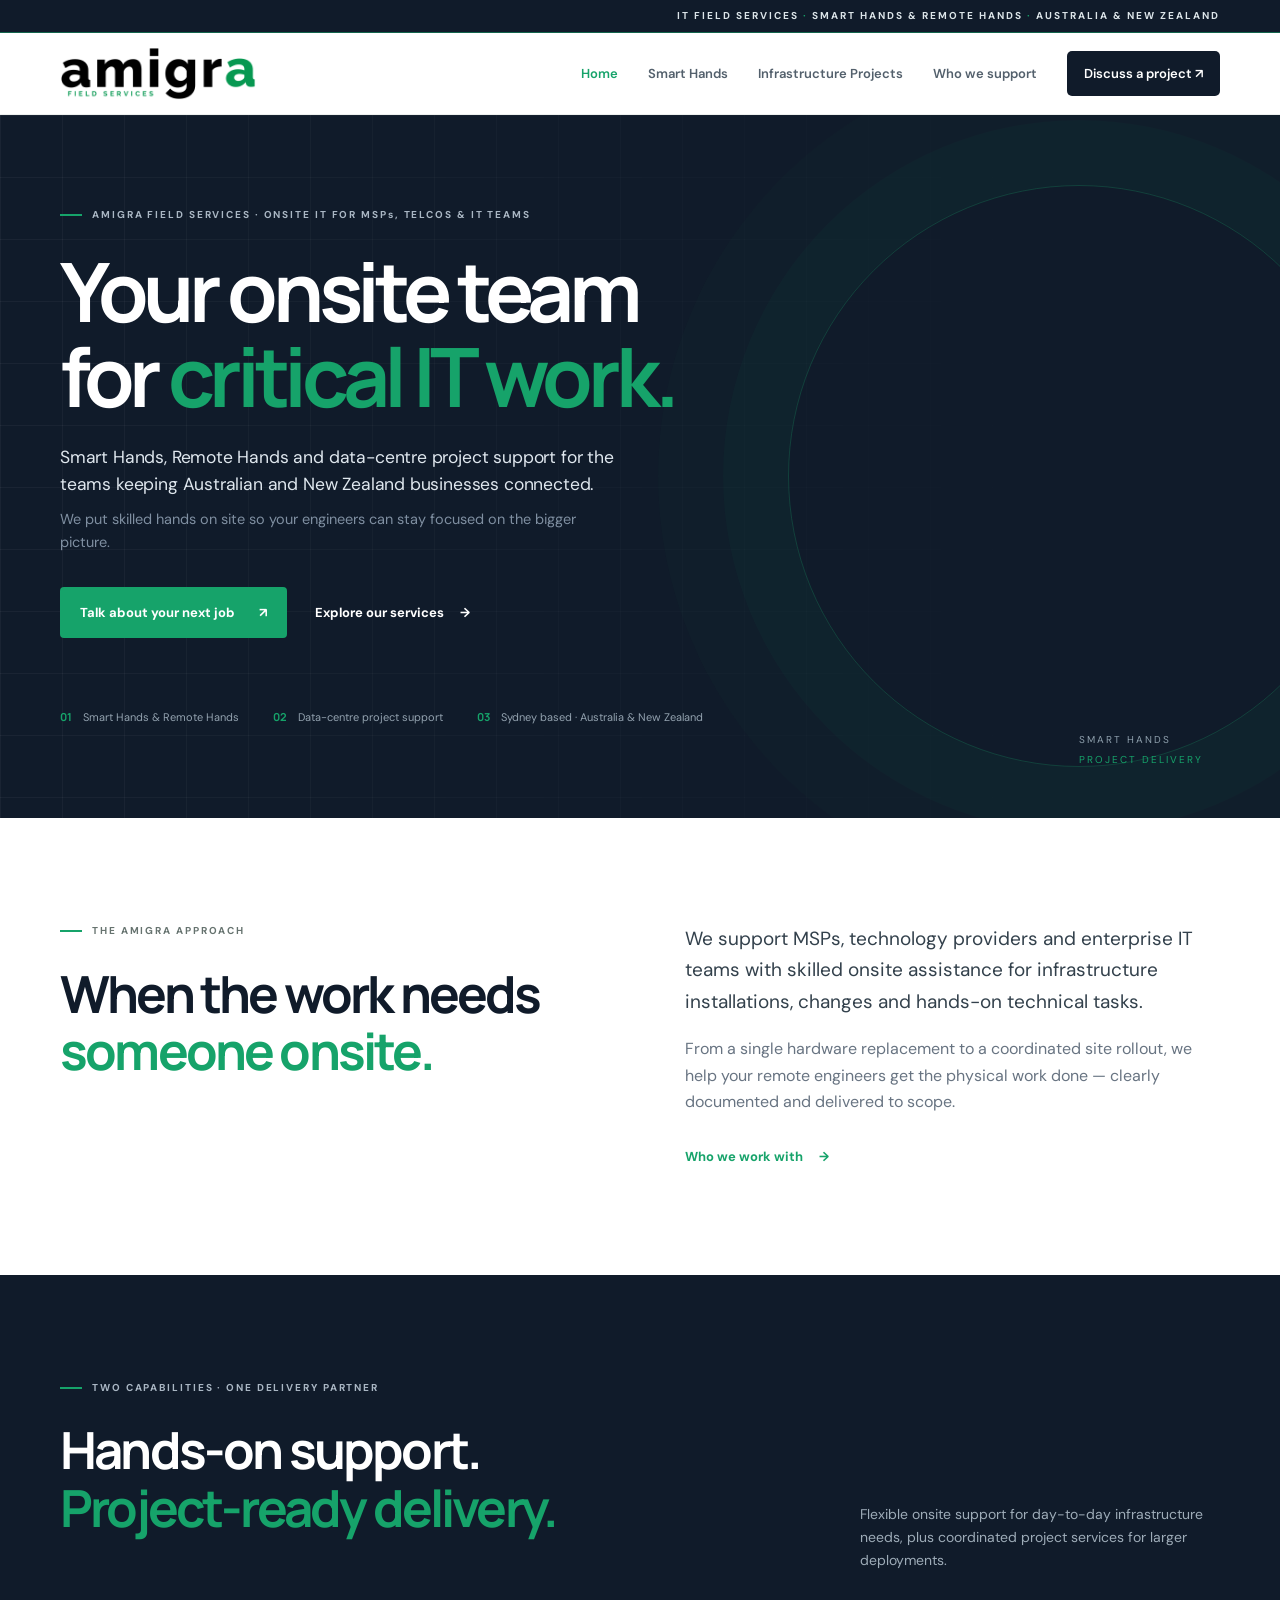
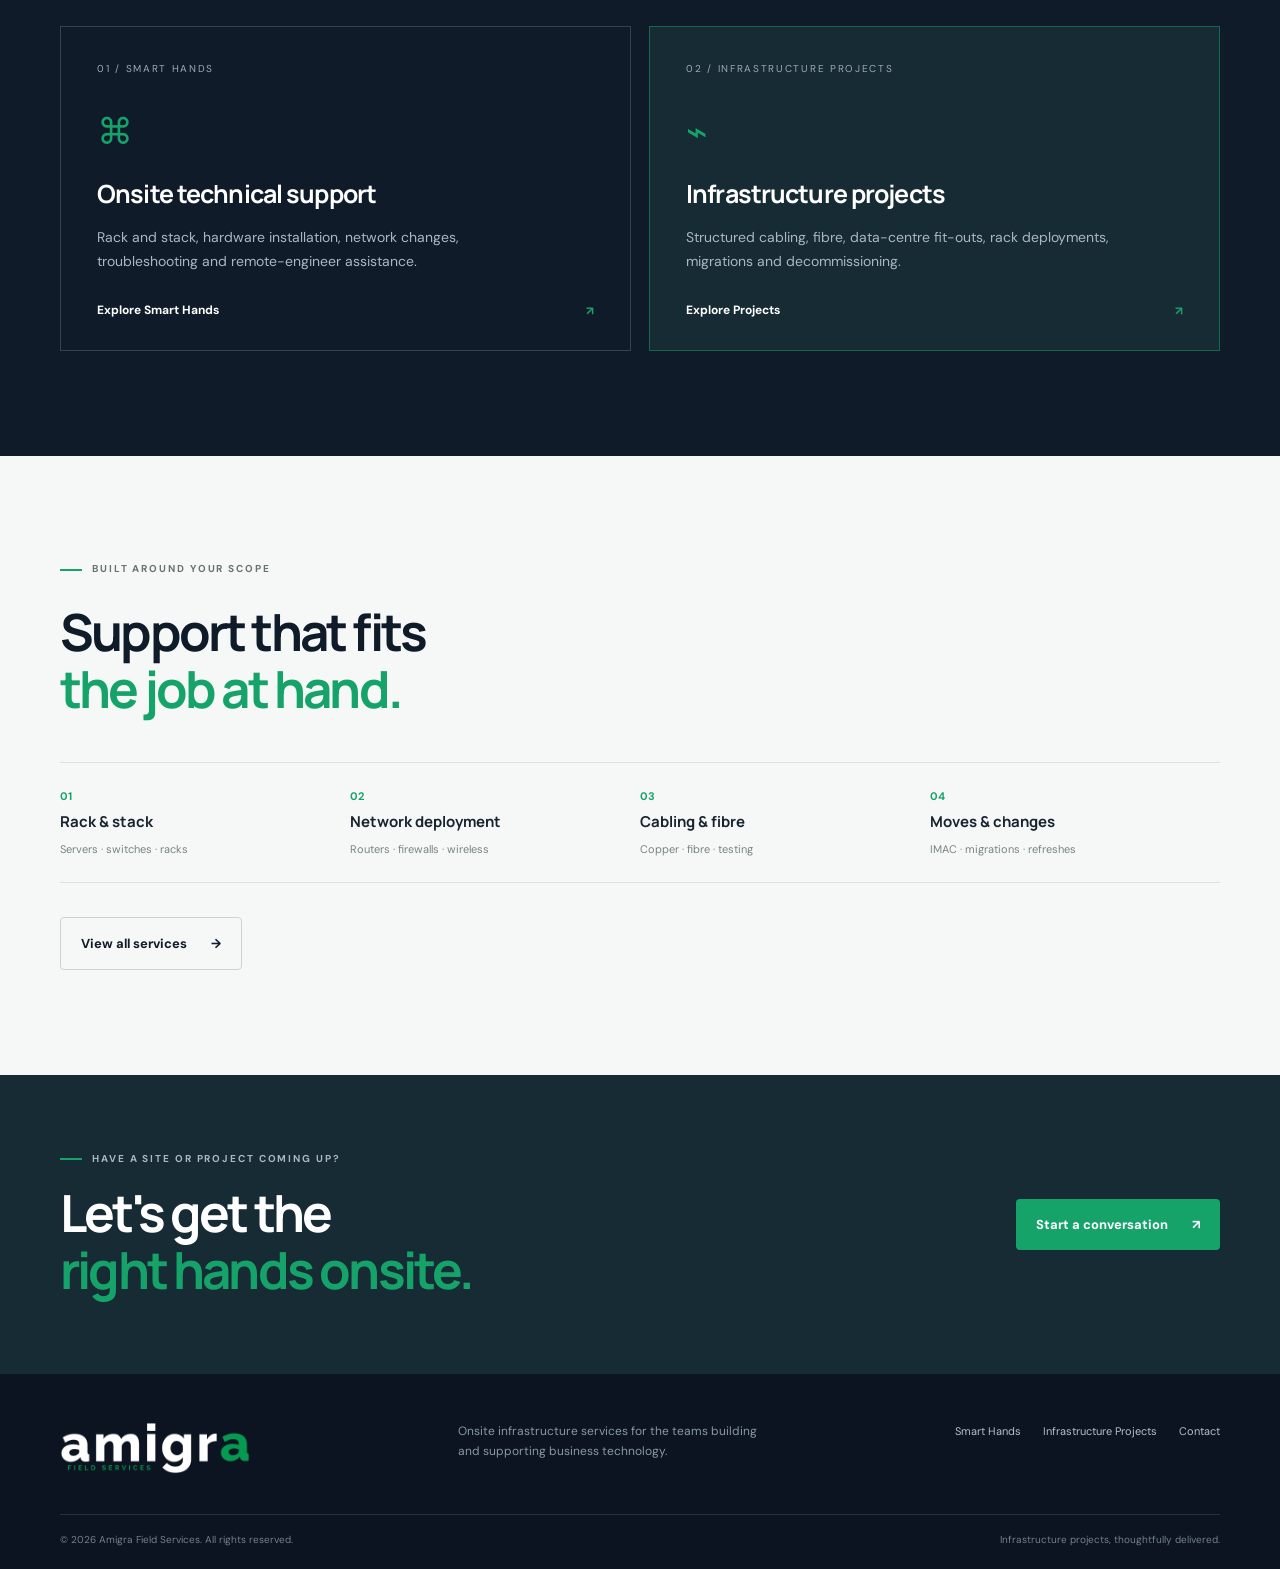
<file: index.html>
<!doctype html>
<html lang="en-AU">
<head>
<meta charset="utf-8"><meta name="viewport" content="width=device-width,initial-scale=1">
<title>Amigra Field Services | Smart Hands &amp; Onsite IT Infrastructure</title>
<meta name="description" content="Reliable onsite IT infrastructure support across Sydney, Australia and New Zealand. Smart Hands, rack and stack, network deployments and infrastructure project services.">
<meta name="theme-color" content="#101b2a"><link rel="canonical" href="https://amigra.com.au/"><meta property="og:type" content="website"><meta property="og:site_name" content="Amigra Field Services"><meta property="og:title" content="Amigra Field Services | Smart Hands &amp; Onsite IT Infrastructure"><meta property="og:description" content="Reliable onsite IT infrastructure support across Sydney, Australia and New Zealand. Smart Hands, rack and stack, network deployments and infrastructure project services."><meta property="og:url" content="https://amigra.com.au/"><meta property="og:locale" content="en_AU"><meta name="twitter:card" content="summary">

<link rel="icon" href="assets/favicon.svg" type="image/svg+xml"><link rel="stylesheet" href="assets/styles.css"><script defer src="assets/main.js"></script>
<script type="application/ld+json">{"@context":"https://schema.org","@type":"ProfessionalService","name":"Amigra Field Services — Smart Hands & Infrastructure Delivery","areaServed":["Sydney","New South Wales","Australia","New Zealand"],"description":"Onsite IT infrastructure support, data-centre smart hands and structured cabling project services.","telephone":"1300 947 473","url":"https://amigra.com.au/"}</script>
</head><body>
<div class="top-announcement">IT FIELD SERVICES <span>·</span> <b class="ta-mid">SMART HANDS &amp; REMOTE HANDS <span>·</span> </b>AUSTRALIA &amp; NEW ZEALAND</div>
<header class="site-header"><div class="container nav-wrap"><a class="brand" href="index.html" aria-label="Amigra Field Services home"><img class="brand-logo" src="assets/logo-header.png" alt="Amigra Field Services" width="1696" height="464"></a><button class="menu-toggle" aria-label="Open menu" aria-expanded="false">☰</button><nav class="nav"><a class="active" href="index.html">Home</a><a href="services.html">Smart Hands</a><a href="projects.html">Infrastructure Projects</a><a href="industries.html">Who we support</a><a href="contact.html" class="nav-cta">Discuss a project <span>↗</span></a></nav></div></header>
<main>
<section class="hero"><div class="hero-grid"></div><div class="container hero-inner"><div class="eyebrow"><i></i> AMIGRA FIELD SERVICES · ONSITE IT FOR MSPs, TELCOS &amp; IT TEAMS</div><h1>Your onsite team<br>for <em>critical IT work.</em></h1><p class="hero-lead hero-lead-strong">Smart Hands, Remote Hands and data-centre project support for the teams keeping Australian and New Zealand businesses connected.</p><p class="hero-sub">We put skilled hands on site so your engineers can stay focused on the bigger picture.</p><div class="hero-actions"><a class="btn btn-green" href="contact.html">Talk about your next job <span>↗</span></a><a class="text-link light-link" href="services.html">Explore our services <span>→</span></a></div><div class="hero-proof"><span><b>01</b> Smart Hands &amp; Remote Hands</span><span><b>02</b> Data-centre project support</span><span><b>03</b> Sydney based · Australia &amp; New Zealand</span></div></div><div class="hero-side-note">SMART HANDS<br><span>PROJECT DELIVERY</span></div></section>
<section class="intro section"><div class="container split"><div><div class="eyebrow dark"><i></i> THE AMIGRA APPROACH</div><h2>When the work needs<br><em>someone onsite.</em></h2></div><div class="intro-copy"><p class="large">We support MSPs, technology providers and enterprise IT teams with skilled onsite assistance for infrastructure installations, changes and hands-on technical tasks.</p><p>From a single hardware replacement to a coordinated site rollout, we help your remote engineers get the physical work done — clearly documented and delivered to scope.</p><a class="text-link" href="industries.html">Who we work with <span>→</span></a></div></div></section>
<section class="dark-section section"><div class="container"><div class="section-head"><div><div class="eyebrow"><i></i> TWO CAPABILITIES · ONE DELIVERY PARTNER</div><h2>Hands-on support.<br><em>Project-ready delivery.</em></h2></div><p>Flexible onsite support for day-to-day infrastructure needs, plus coordinated project services for larger deployments.</p></div><div class="cap-grid"><a class="cap-card" href="services.html"><div class="cap-no">01 / SMART HANDS</div><div class="cap-icon">⌘</div><h3>Onsite technical support</h3><p>Rack and stack, hardware installation, network changes, troubleshooting and remote-engineer assistance.</p><span class="card-link">Explore Smart Hands <b>↗</b></span></a><a class="cap-card featured" href="projects.html"><div class="cap-no">02 / INFRASTRUCTURE PROJECTS</div><div class="cap-icon">⌁</div><h3>Infrastructure projects</h3><p>Structured cabling, fibre, data-centre fit-outs, rack deployments, migrations and decommissioning.</p><span class="card-link">Explore Projects <b>↗</b></span></a></div></div></section>
<section class="services-strip section"><div class="container"><div class="eyebrow dark"><i></i> BUILT AROUND YOUR SCOPE</div><h2>Support that fits<br><em>the job at hand.</em></h2><div class="service-list"><div><span>01</span><b>Rack &amp; stack</b><small>Servers · switches · racks</small></div><div><span>02</span><b>Network deployment</b><small>Routers · firewalls · wireless</small></div><div><span>03</span><b>Cabling &amp; fibre</b><small>Copper · fibre · testing</small></div><div><span>04</span><b>Moves &amp; changes</b><small>IMAC · migrations · refreshes</small></div></div><a class="btn btn-outline" href="services.html">View all services <span>→</span></a></div></section>
<section class="cta-band"><div class="container cta-inner"><div><div class="eyebrow"><i></i> HAVE A SITE OR PROJECT COMING UP?</div><h2>Let's get the<br><em>right hands onsite.</em></h2></div><a class="btn btn-green" href="contact.html">Start a conversation <span>↗</span></a></div></section>
</main><footer class="footer"><div class="container footer-top"><a class="brand footer-brand" href="index.html"><img class="brand-logo footer-logo" src="assets/logo-footer.png" alt="Amigra Field Services" width="1696" height="464"></a><p>Onsite infrastructure services for the teams building and supporting business technology.</p><div class="footer-links"><a href="services.html">Smart Hands</a><a href="projects.html">Infrastructure Projects</a><a href="contact.html">Contact</a></div></div><div class="container footer-bottom"><span>© <span data-year></span> Amigra Field Services. All rights reserved.</span><span>Infrastructure projects, thoughtfully delivered.</span></div></footer>
</body></html>
</file>
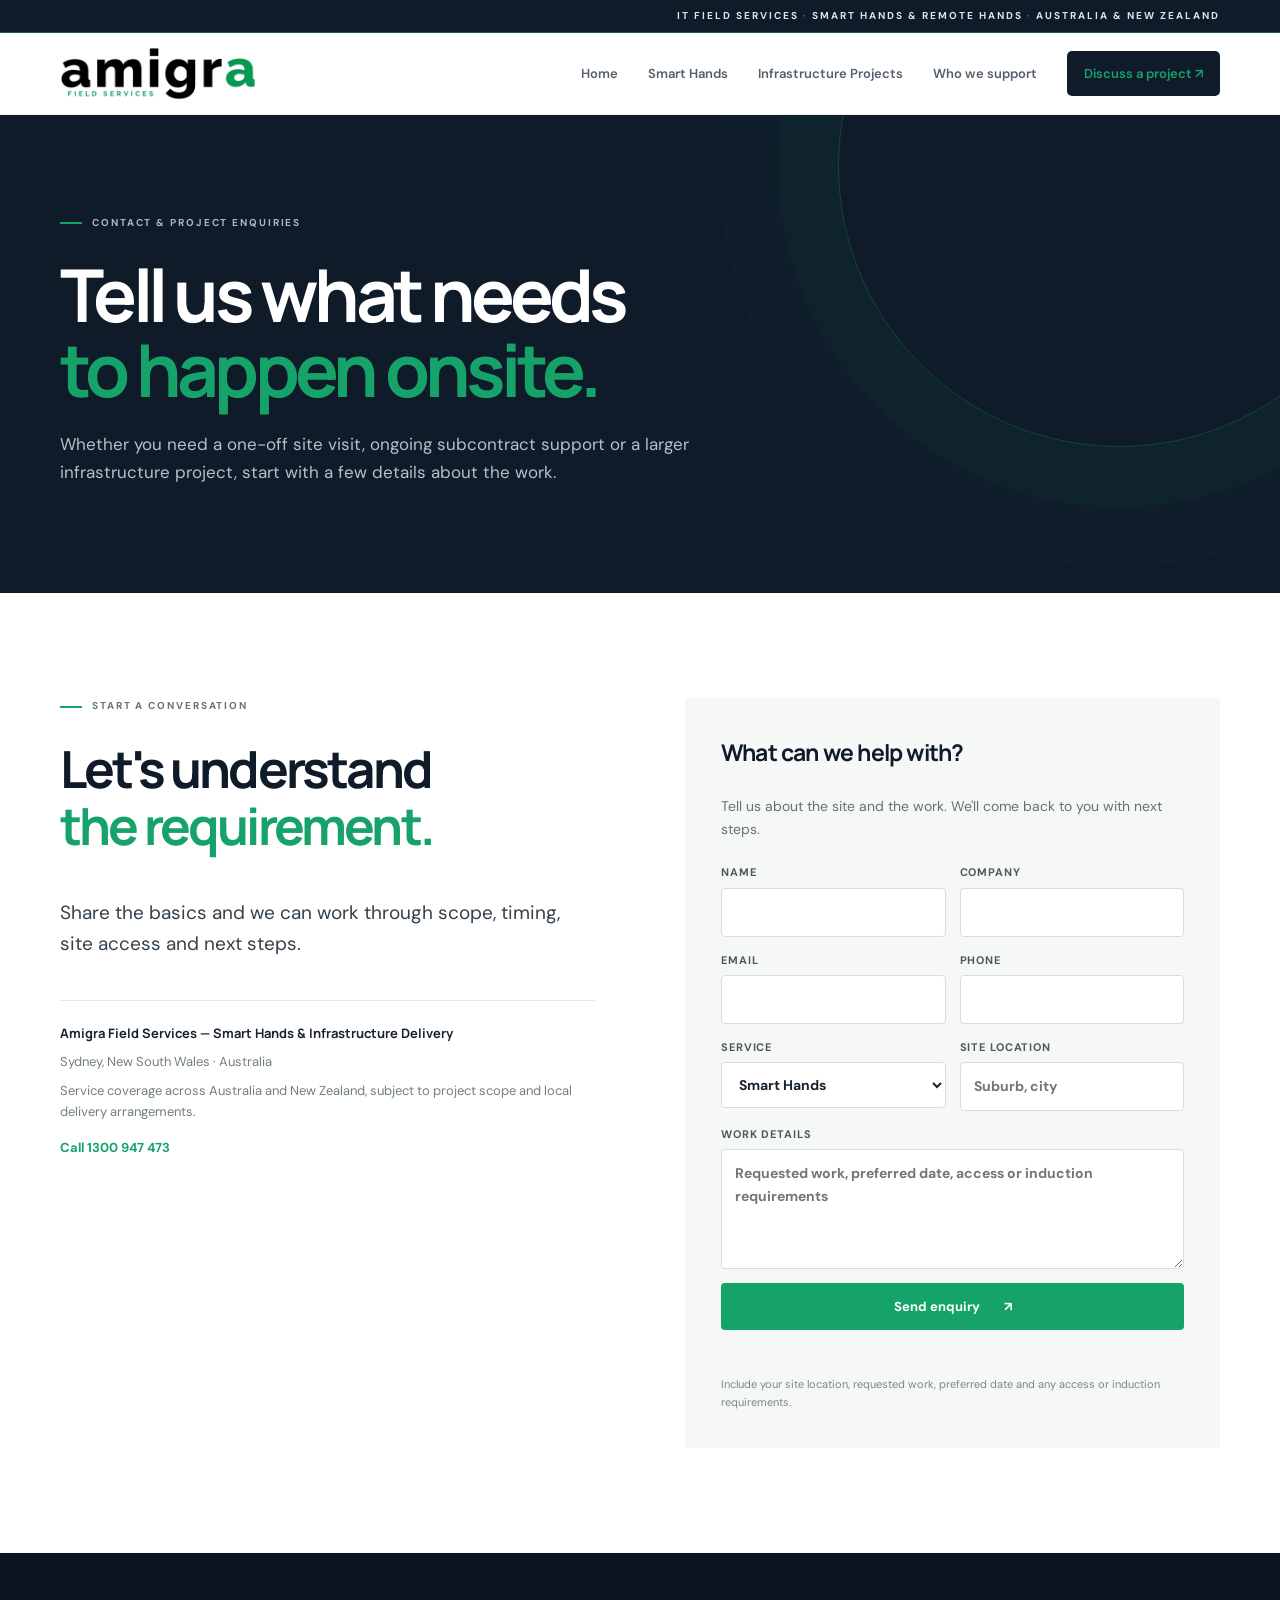
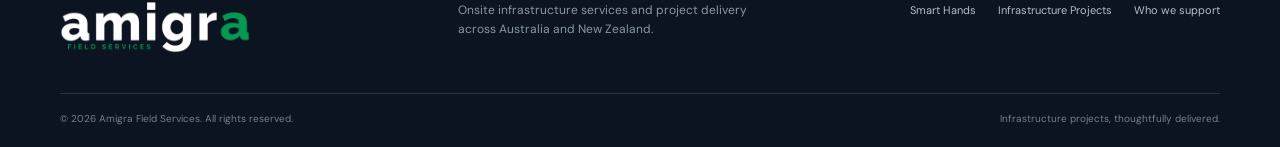
<file: contact.html>
<!doctype html><html lang="en-AU"><head><meta charset="utf-8"><meta name="viewport" content="width=device-width,initial-scale=1"><title>Contact | Amigra Field Services</title><meta name="description" content="Discuss onsite smart hands support, network installation, structured cabling or an infrastructure project with Amigra Field Services."><meta name="theme-color" content="#101b2a"><link rel="canonical" href="https://amigra.com.au/contact.html"><meta property="og:type" content="website"><meta property="og:site_name" content="Amigra Field Services"><meta property="og:title" content="Contact | Amigra Field Services"><meta property="og:description" content="Discuss onsite smart hands support, network installation, structured cabling or an infrastructure project with Amigra Field Services."><meta property="og:url" content="https://amigra.com.au/contact.html"><meta property="og:locale" content="en_AU"><meta name="twitter:card" content="summary"><link rel="icon" href="assets/favicon.svg" type="image/svg+xml"><link rel="stylesheet" href="assets/styles.css"><script defer src="assets/main.js"></script></head><body>
<div class="top-announcement">IT FIELD SERVICES <span>·</span> <b class="ta-mid">SMART HANDS &amp; REMOTE HANDS <span>·</span> </b>AUSTRALIA &amp; NEW ZEALAND</div>
<header class="site-header"><div class="container nav-wrap"><a class="brand" href="index.html"><img class="brand-logo" src="assets/logo-header.png" alt="Amigra Field Services" width="1696" height="464"></a><button class="menu-toggle" aria-label="Open menu" aria-expanded="false">☰</button><nav class="nav"><a href="index.html">Home</a><a href="services.html">Smart Hands</a><a href="projects.html">Infrastructure Projects</a><a href="industries.html">Who we support</a><a class="nav-cta active" href="contact.html">Discuss a project ↗</a></nav></div></header>
<main><section class="page-hero contact-hero"><div class="container"><div class="eyebrow"><i></i> CONTACT &amp; PROJECT ENQUIRIES</div><h1>Tell us what needs<br><em>to happen onsite.</em></h1><p>Whether you need a one-off site visit, ongoing subcontract support or a larger infrastructure project, start with a few details about the work.</p></div></section>
<section class="section"><div class="container contact-layout"><div><div class="eyebrow dark"><i></i> START A CONVERSATION</div><h2>Let's understand<br><em>the requirement.</em></h2><p class="large">Share the basics and we can work through scope, timing, site access and next steps.</p><div class="contact-note"><b>Amigra Field Services — Smart Hands &amp; Infrastructure Delivery</b><span>Sydney, New South Wales · Australia</span><span>Service coverage across Australia and New Zealand, subject to project scope and local delivery arrangements.</span><a href="tel:1300947473">Call 1300 947 473</a></div></div>
<div class="contact-panel"><h3>What can we help with?</h3><p>Tell us about the site and the work. We'll come back to you with next steps.</p>
<form id="contact-form" class="contact-form">
<!-- Get a free key at https://web3forms.com (enter the email you want enquiries sent to) and paste it below -->
<input type="hidden" name="access_key" value="YOUR_WEB3FORMS_ACCESS_KEY">
<input type="hidden" name="subject" value="New enquiry — Amigra Field Services website">
<input type="hidden" name="from_name" value="Smart Hands website">
<input type="checkbox" name="botcheck" class="hp" tabindex="-1" autocomplete="off">
<div class="row"><label>Name<input name="name" required autocomplete="name"></label><label>Company<input name="company" autocomplete="organization"></label></div>
<div class="row"><label>Email<input type="email" name="email" required autocomplete="email"></label><label>Phone<input type="tel" name="phone" autocomplete="tel"></label></div>
<div class="row"><label>Service<select name="service"><option>Smart Hands</option><option>Infrastructure project (cabling / fibre / DC)</option><option>Ongoing subcontract support</option><option>Other</option></select></label><label>Site location<input name="site_location" placeholder="Suburb, city"></label></div>
<label>Work details<textarea name="message" required placeholder="Requested work, preferred date, access or induction requirements"></textarea></label>
<button type="submit" class="btn btn-green full">Send enquiry <span>↗</span></button>
<p class="form-status" role="status" aria-live="polite"></p>
</form>
<small>Include your site location, requested work, preferred date and any access or induction requirements.</small></div></div></section></main>
<footer class="footer"><div class="container footer-top"><a class="brand footer-brand" href="index.html"><img class="brand-logo footer-logo" src="assets/logo-footer.png" alt="Amigra Field Services" width="1696" height="464"></a><p>Onsite infrastructure services and project delivery across Australia and New Zealand.</p><div class="footer-links"><a href="services.html">Smart Hands</a><a href="projects.html">Infrastructure Projects</a><a href="industries.html">Who we support</a></div></div><div class="container footer-bottom"><span>© <span data-year></span> Amigra Field Services. All rights reserved.</span><span>Infrastructure projects, thoughtfully delivered.</span></div></footer></body></html>
</file>
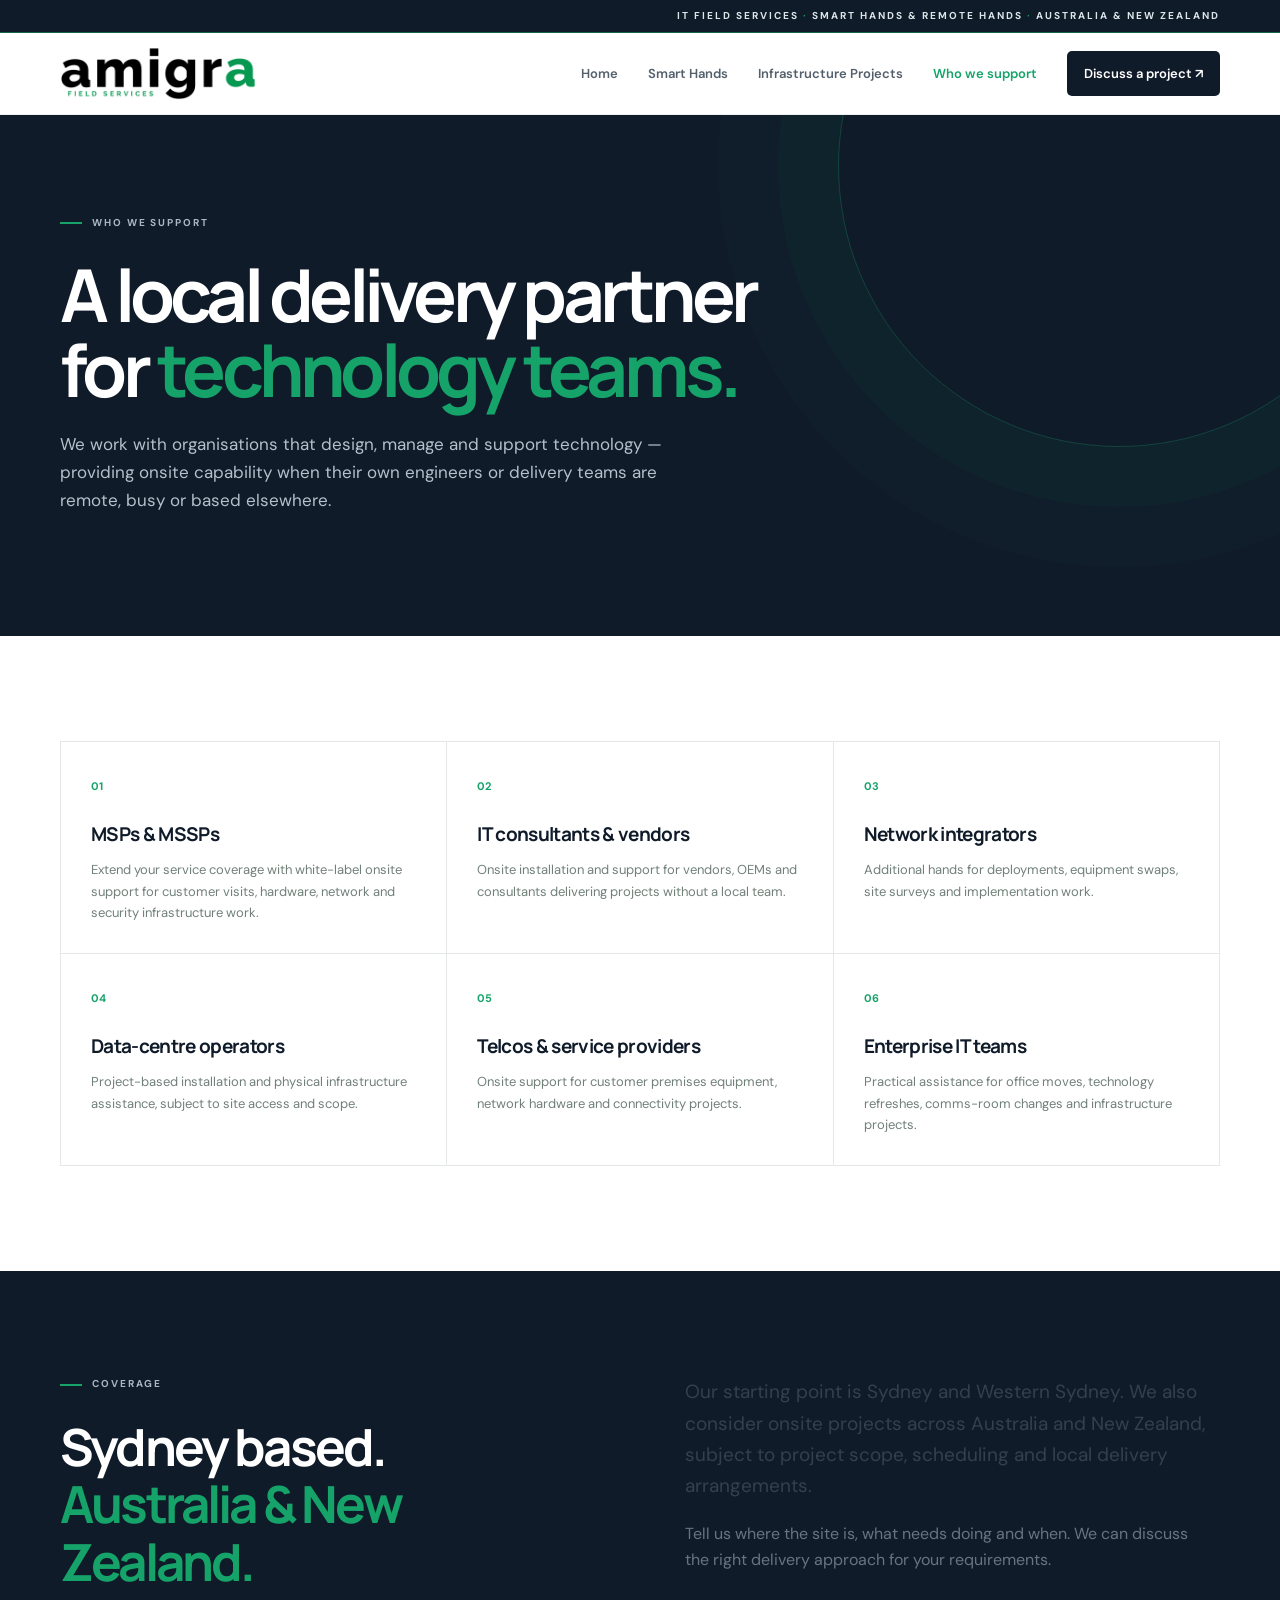
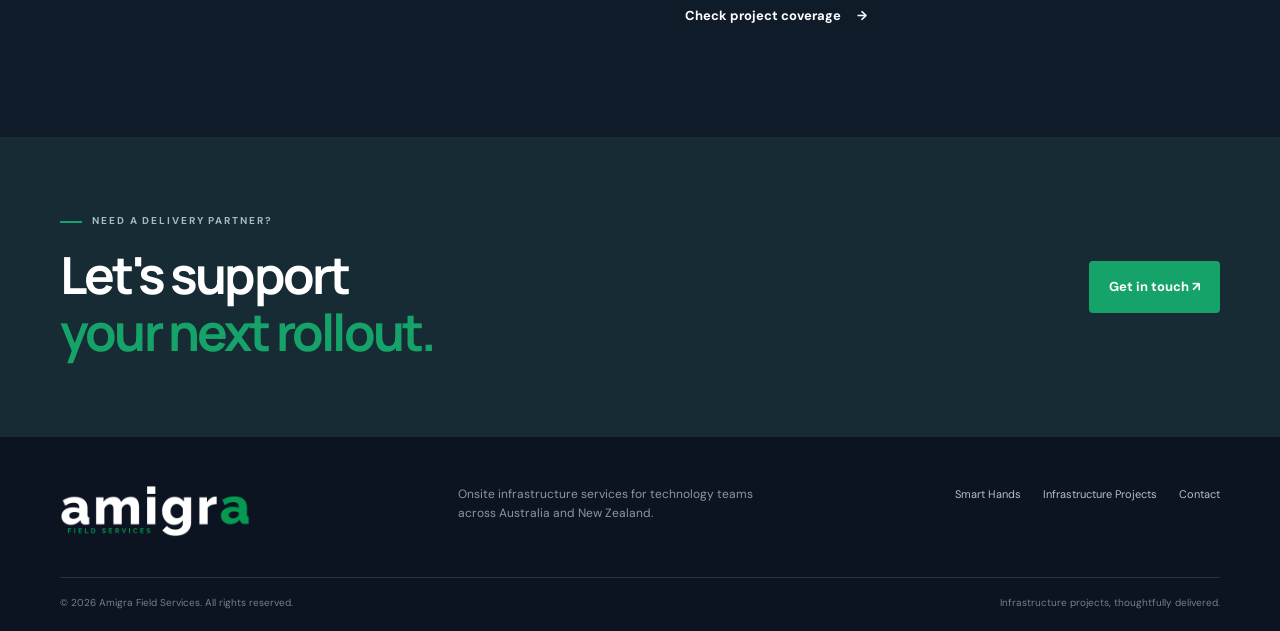
<file: industries.html>
<!doctype html><html lang="en-AU"><head><meta charset="utf-8"><meta name="viewport" content="width=device-width,initial-scale=1"><title>Who We Support | Amigra Field Services</title><meta name="description" content="Onsite infrastructure support for MSPs, MSSPs, network integrators, data-centre operators, telcos and enterprise IT teams across Australia and New Zealand."><meta name="theme-color" content="#101b2a"><link rel="canonical" href="https://amigra.com.au/industries.html"><meta property="og:type" content="website"><meta property="og:site_name" content="Amigra Field Services"><meta property="og:title" content="Who We Support | Amigra Field Services"><meta property="og:description" content="Onsite infrastructure support for MSPs, MSSPs, network integrators, data-centre operators, telcos and enterprise IT teams across Australia and New Zealand."><meta property="og:url" content="https://amigra.com.au/industries.html"><meta property="og:locale" content="en_AU"><meta name="twitter:card" content="summary"><link rel="icon" href="assets/favicon.svg" type="image/svg+xml"><link rel="stylesheet" href="assets/styles.css"><script defer src="assets/main.js"></script></head><body>
<div class="top-announcement">IT FIELD SERVICES <span>·</span> <b class="ta-mid">SMART HANDS &amp; REMOTE HANDS <span>·</span> </b>AUSTRALIA &amp; NEW ZEALAND</div>
<header class="site-header"><div class="container nav-wrap"><a class="brand" href="index.html"><img class="brand-logo" src="assets/logo-header.png" alt="Amigra Field Services" width="1696" height="464"></a><button class="menu-toggle" aria-label="Open menu" aria-expanded="false">☰</button><nav class="nav"><a href="index.html">Home</a><a href="services.html">Smart Hands</a><a href="projects.html">Infrastructure Projects</a><a class="active" href="industries.html">Who we support</a><a class="nav-cta" href="contact.html">Discuss a project ↗</a></nav></div></header>
<main><section class="page-hero"><div class="container"><div class="eyebrow"><i></i> WHO WE SUPPORT</div><h1>A local delivery partner<br>for <em>technology teams.</em></h1><p>We work with organisations that design, manage and support technology — providing onsite capability when their own engineers or delivery teams are remote, busy or based elsewhere.</p></div></section>
<section class="section"><div class="container"><div class="audience-grid"><article><span>01</span><h3>MSPs &amp; MSSPs</h3><p>Extend your service coverage with white-label onsite support for customer visits, hardware, network and security infrastructure work.</p></article><article><span>02</span><h3>IT consultants &amp; vendors</h3><p>Onsite installation and support for vendors, OEMs and consultants delivering projects without a local team.</p></article><article><span>03</span><h3>Network integrators</h3><p>Additional hands for deployments, equipment swaps, site surveys and implementation work.</p></article><article><span>04</span><h3>Data-centre operators</h3><p>Project-based installation and physical infrastructure assistance, subject to site access and scope.</p></article><article><span>05</span><h3>Telcos &amp; service providers</h3><p>Onsite support for customer premises equipment, network hardware and connectivity projects.</p></article><article><span>06</span><h3>Enterprise IT teams</h3><p>Practical assistance for office moves, technology refreshes, comms-room changes and infrastructure projects.</p></article></div></div></section>
<section class="dark-section section"><div class="container split"><div><div class="eyebrow"><i></i> COVERAGE</div><h2>Sydney based.<br><em>Australia &amp; New Zealand.</em></h2></div><div class="intro-copy"><p class="large">Our starting point is Sydney and Western Sydney. We also consider onsite projects across Australia and New Zealand, subject to project scope, scheduling and local delivery arrangements.</p><p>Tell us where the site is, what needs doing and when. We can discuss the right delivery approach for your requirements.</p><a class="text-link light-link" href="contact.html">Check project coverage <span>→</span></a></div></div></section>
<section class="cta-band"><div class="container cta-inner"><div><div class="eyebrow"><i></i> NEED A DELIVERY PARTNER?</div><h2>Let's support<br><em>your next rollout.</em></h2></div><a class="btn btn-green" href="contact.html">Get in touch ↗</a></div></section></main>
<footer class="footer"><div class="container footer-top"><a class="brand footer-brand" href="index.html"><img class="brand-logo footer-logo" src="assets/logo-footer.png" alt="Amigra Field Services" width="1696" height="464"></a><p>Onsite infrastructure services for technology teams across Australia and New Zealand.</p><div class="footer-links"><a href="services.html">Smart Hands</a><a href="projects.html">Infrastructure Projects</a><a href="contact.html">Contact</a></div></div><div class="container footer-bottom"><span>© <span data-year></span> Amigra Field Services. All rights reserved.</span><span>Infrastructure projects, thoughtfully delivered.</span></div></footer></body></html>
</file>
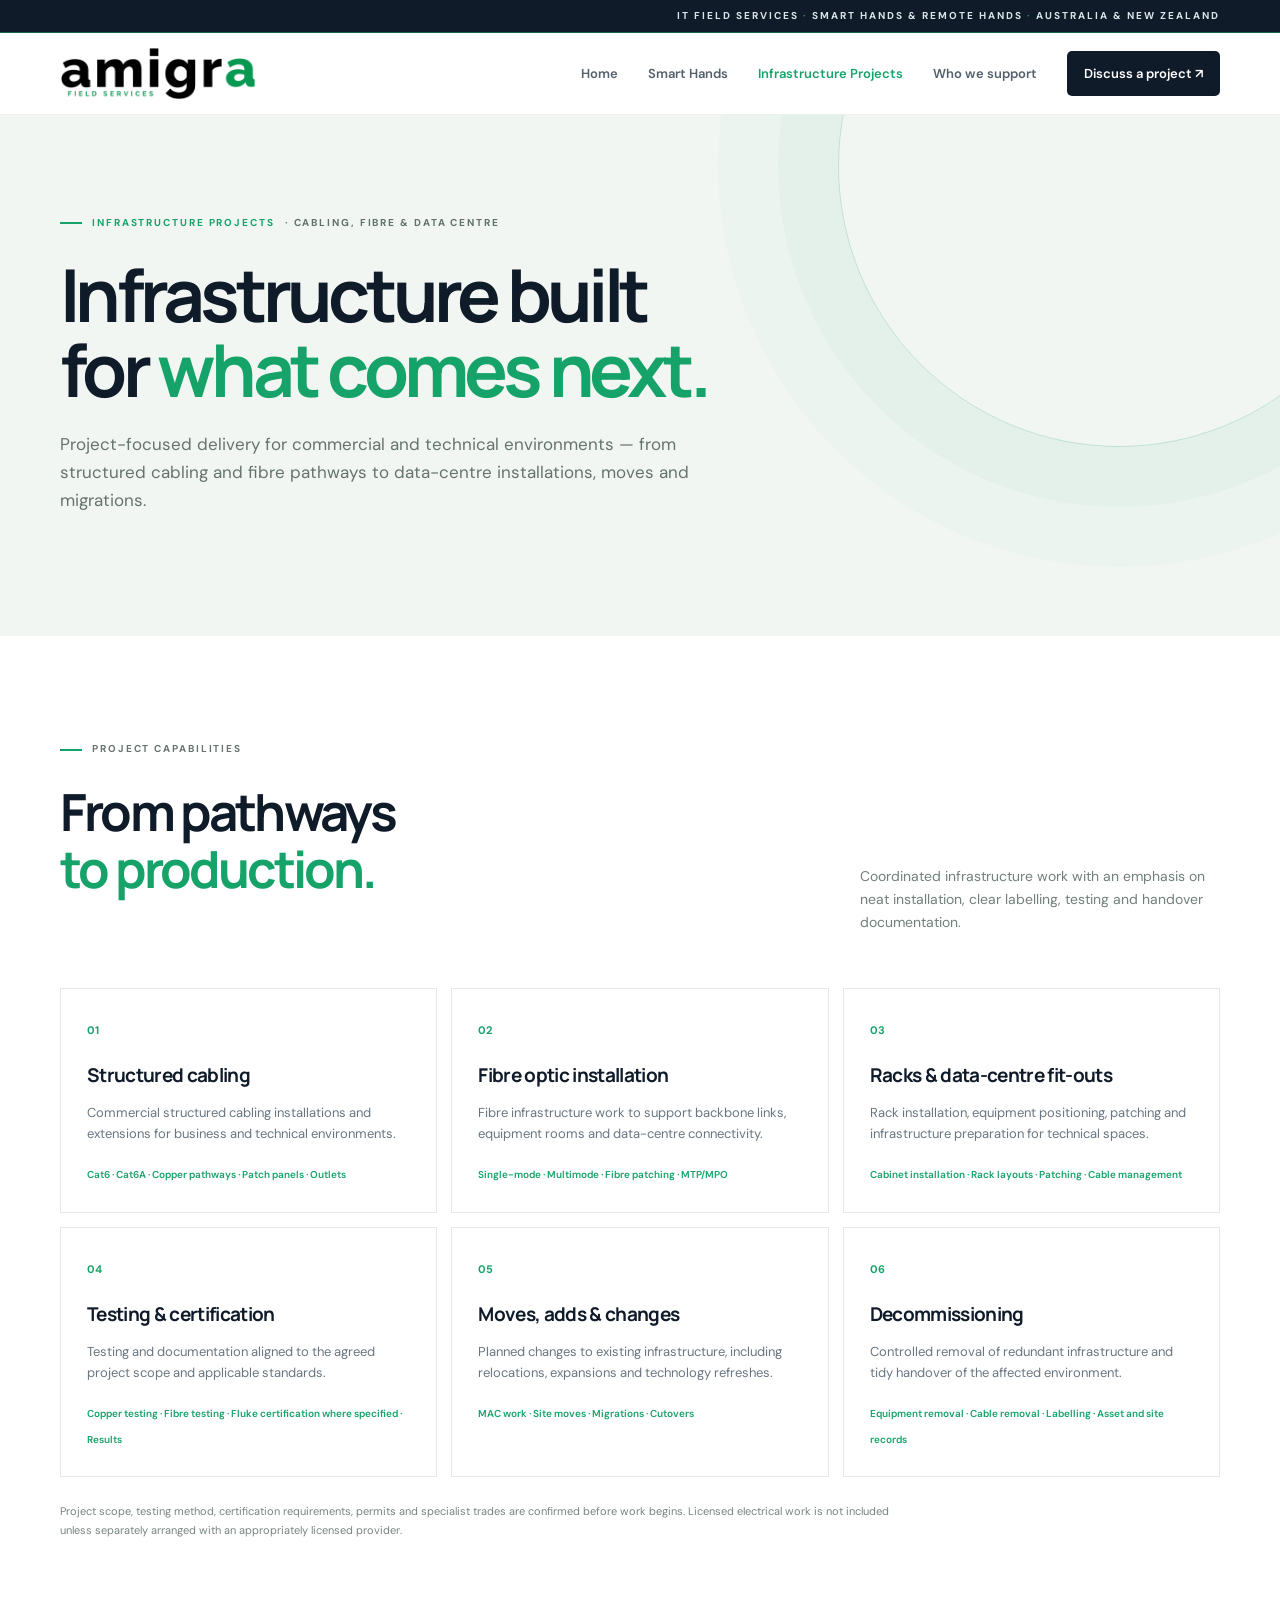
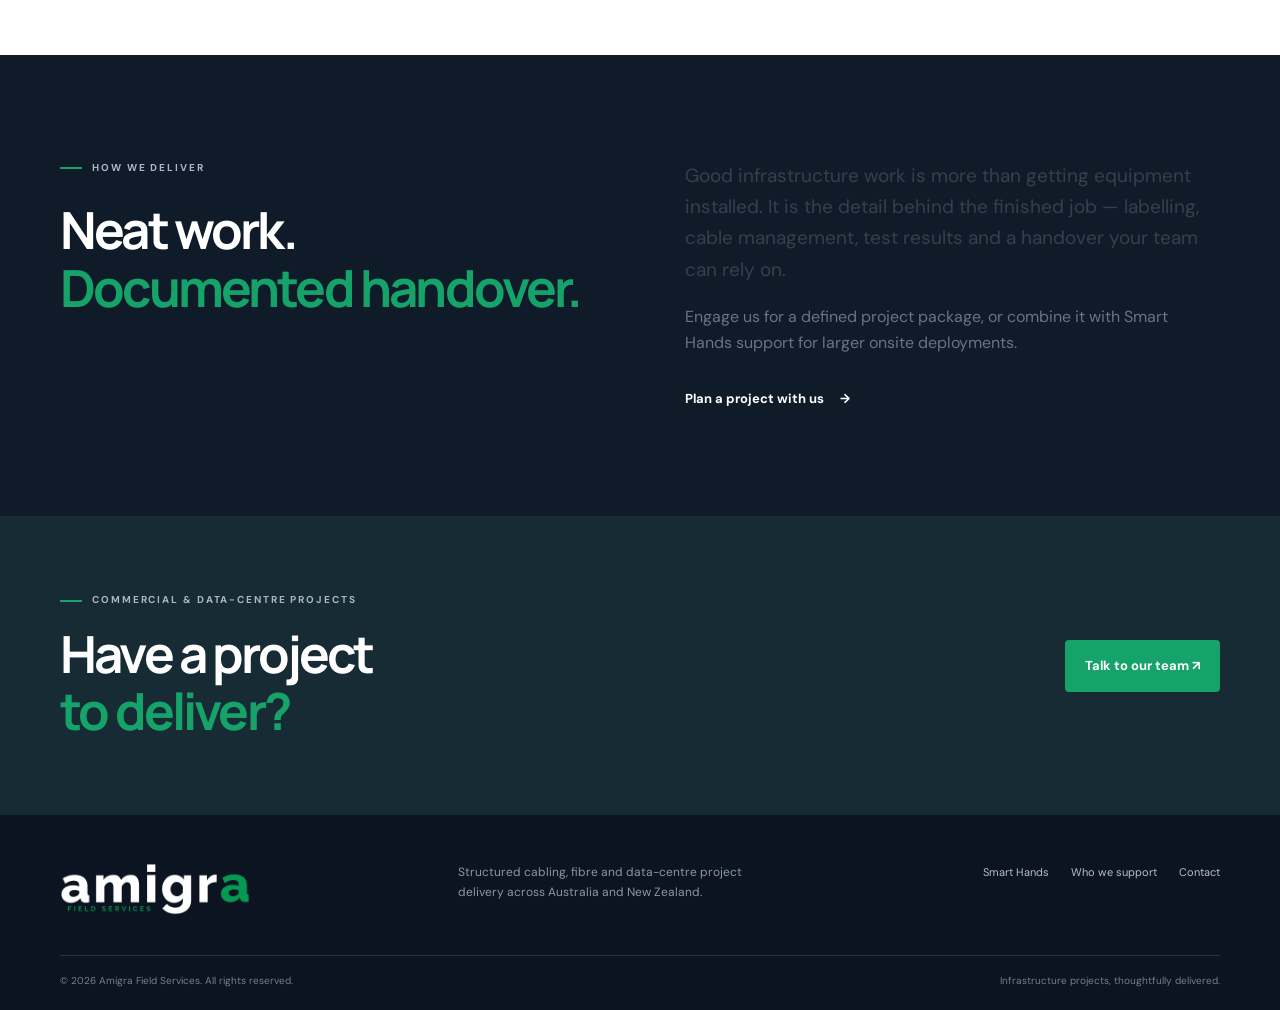
<file: projects.html>
<!doctype html><html lang="en-AU"><head><meta charset="utf-8"><meta name="viewport" content="width=device-width,initial-scale=1"><title>Infrastructure Projects | Cabling &amp; Data Centre | Amigra Field Services</title><meta name="description" content="Amigra Field Services delivers structured cabling, Cat6 and Cat6A, copper and fibre installation, rack deployments, data-centre fit-outs, migrations and decommissioning."><meta name="theme-color" content="#101b2a"><link rel="canonical" href="https://amigra.com.au/projects.html"><meta property="og:type" content="website"><meta property="og:site_name" content="Amigra Field Services"><meta property="og:title" content="Infrastructure Projects | Cabling &amp; Data Centre | Amigra Field Services"><meta property="og:description" content="Amigra Field Services delivers structured cabling, Cat6 and Cat6A, copper and fibre installation, rack deployments, data-centre fit-outs, migrations and decommissioning."><meta property="og:url" content="https://amigra.com.au/projects.html"><meta property="og:locale" content="en_AU"><meta name="twitter:card" content="summary"><link rel="icon" href="assets/favicon.svg" type="image/svg+xml"><link rel="stylesheet" href="assets/styles.css"><script defer src="assets/main.js"></script></head><body>
<div class="top-announcement">IT FIELD SERVICES <span>·</span> <b class="ta-mid">SMART HANDS &amp; REMOTE HANDS <span>·</span> </b>AUSTRALIA &amp; NEW ZEALAND</div>
<header class="site-header"><div class="container nav-wrap"><a class="brand" href="index.html"><img class="brand-logo" src="assets/logo-header.png" alt="Amigra Field Services" width="1696" height="464"></a><button class="menu-toggle" aria-label="Open menu" aria-expanded="false">☰</button><nav class="nav"><a href="index.html">Home</a><a href="services.html">Smart Hands</a><a class="active" href="projects.html">Infrastructure Projects</a><a href="industries.html">Who we support</a><a class="nav-cta" href="contact.html">Discuss a project ↗</a></nav></div></header>
<main><section class="page-hero project-hero"><div class="container"><div class="eyebrow"><i></i> <span class="green-word">INFRASTRUCTURE PROJECTS</span> · CABLING, FIBRE &amp; DATA CENTRE</div><h1>Infrastructure built<br>for <em>what comes next.</em></h1><p>Project-focused delivery for commercial and technical environments — from structured cabling and fibre pathways to data-centre installations, moves and migrations.</p></div></section>
<section class="section"><div class="container"><div class="section-head light-head"><div><div class="eyebrow dark"><i></i> PROJECT CAPABILITIES</div><h2>From pathways<br><em>to production.</em></h2></div><p>Coordinated infrastructure work with an emphasis on neat installation, clear labelling, testing and handover documentation.</p></div><div class="detail-grid">
<article class="detail-card"><span>01</span><h3>Structured cabling</h3><p>Commercial structured cabling installations and extensions for business and technical environments.</p><small>Cat6 · Cat6A · Copper pathways · Patch panels · Outlets</small></article>
<article class="detail-card"><span>02</span><h3>Fibre optic installation</h3><p>Fibre infrastructure work to support backbone links, equipment rooms and data-centre connectivity.</p><small>Single-mode · Multimode · Fibre patching · MTP/MPO</small></article>
<article class="detail-card"><span>03</span><h3>Racks &amp; data-centre fit-outs</h3><p>Rack installation, equipment positioning, patching and infrastructure preparation for technical spaces.</p><small>Cabinet installation · Rack layouts · Patching · Cable management</small></article>
<article class="detail-card"><span>04</span><h3>Testing &amp; certification</h3><p>Testing and documentation aligned to the agreed project scope and applicable standards.</p><small>Copper testing · Fibre testing · Fluke certification where specified · Results</small></article>
<article class="detail-card"><span>05</span><h3>Moves, adds &amp; changes</h3><p>Planned changes to existing infrastructure, including relocations, expansions and technology refreshes.</p><small>MAC work · Site moves · Migrations · Cutovers</small></article>
<article class="detail-card"><span>06</span><h3>Decommissioning</h3><p>Controlled removal of redundant infrastructure and tidy handover of the affected environment.</p><small>Equipment removal · Cable removal · Labelling · Asset and site records</small></article>
</div><p class="fine-print">Project scope, testing method, certification requirements, permits and specialist trades are confirmed before work begins. Licensed electrical work is not included unless separately arranged with an appropriately licensed provider.</p></div></section>
<section class="dark-section section"><div class="container split"><div><div class="eyebrow"><i></i> HOW WE DELIVER</div><h2>Neat work.<br><em>Documented handover.</em></h2></div><div class="intro-copy"><p class="large">Good infrastructure work is more than getting equipment installed. It is the detail behind the finished job — labelling, cable management, test results and a handover your team can rely on.</p><p>Engage us for a defined project package, or combine it with Smart Hands support for larger onsite deployments.</p><a class="text-link light-link" href="contact.html">Plan a project with us <span>→</span></a></div></div></section>
<section class="cta-band"><div class="container cta-inner"><div><div class="eyebrow"><i></i> COMMERCIAL &amp; DATA-CENTRE PROJECTS</div><h2>Have a project<br><em>to deliver?</em></h2></div><a class="btn btn-green" href="contact.html">Talk to our team ↗</a></div></section></main>
<footer class="footer"><div class="container footer-top"><a class="brand footer-brand" href="index.html"><img class="brand-logo footer-logo" src="assets/logo-footer.png" alt="Amigra Field Services" width="1696" height="464"></a><p>Structured cabling, fibre and data-centre project delivery across Australia and New Zealand.</p><div class="footer-links"><a href="services.html">Smart Hands</a><a href="industries.html">Who we support</a><a href="contact.html">Contact</a></div></div><div class="container footer-bottom"><span>© <span data-year></span> Amigra Field Services. All rights reserved.</span><span>Infrastructure projects, thoughtfully delivered.</span></div></footer></body></html>
</file>
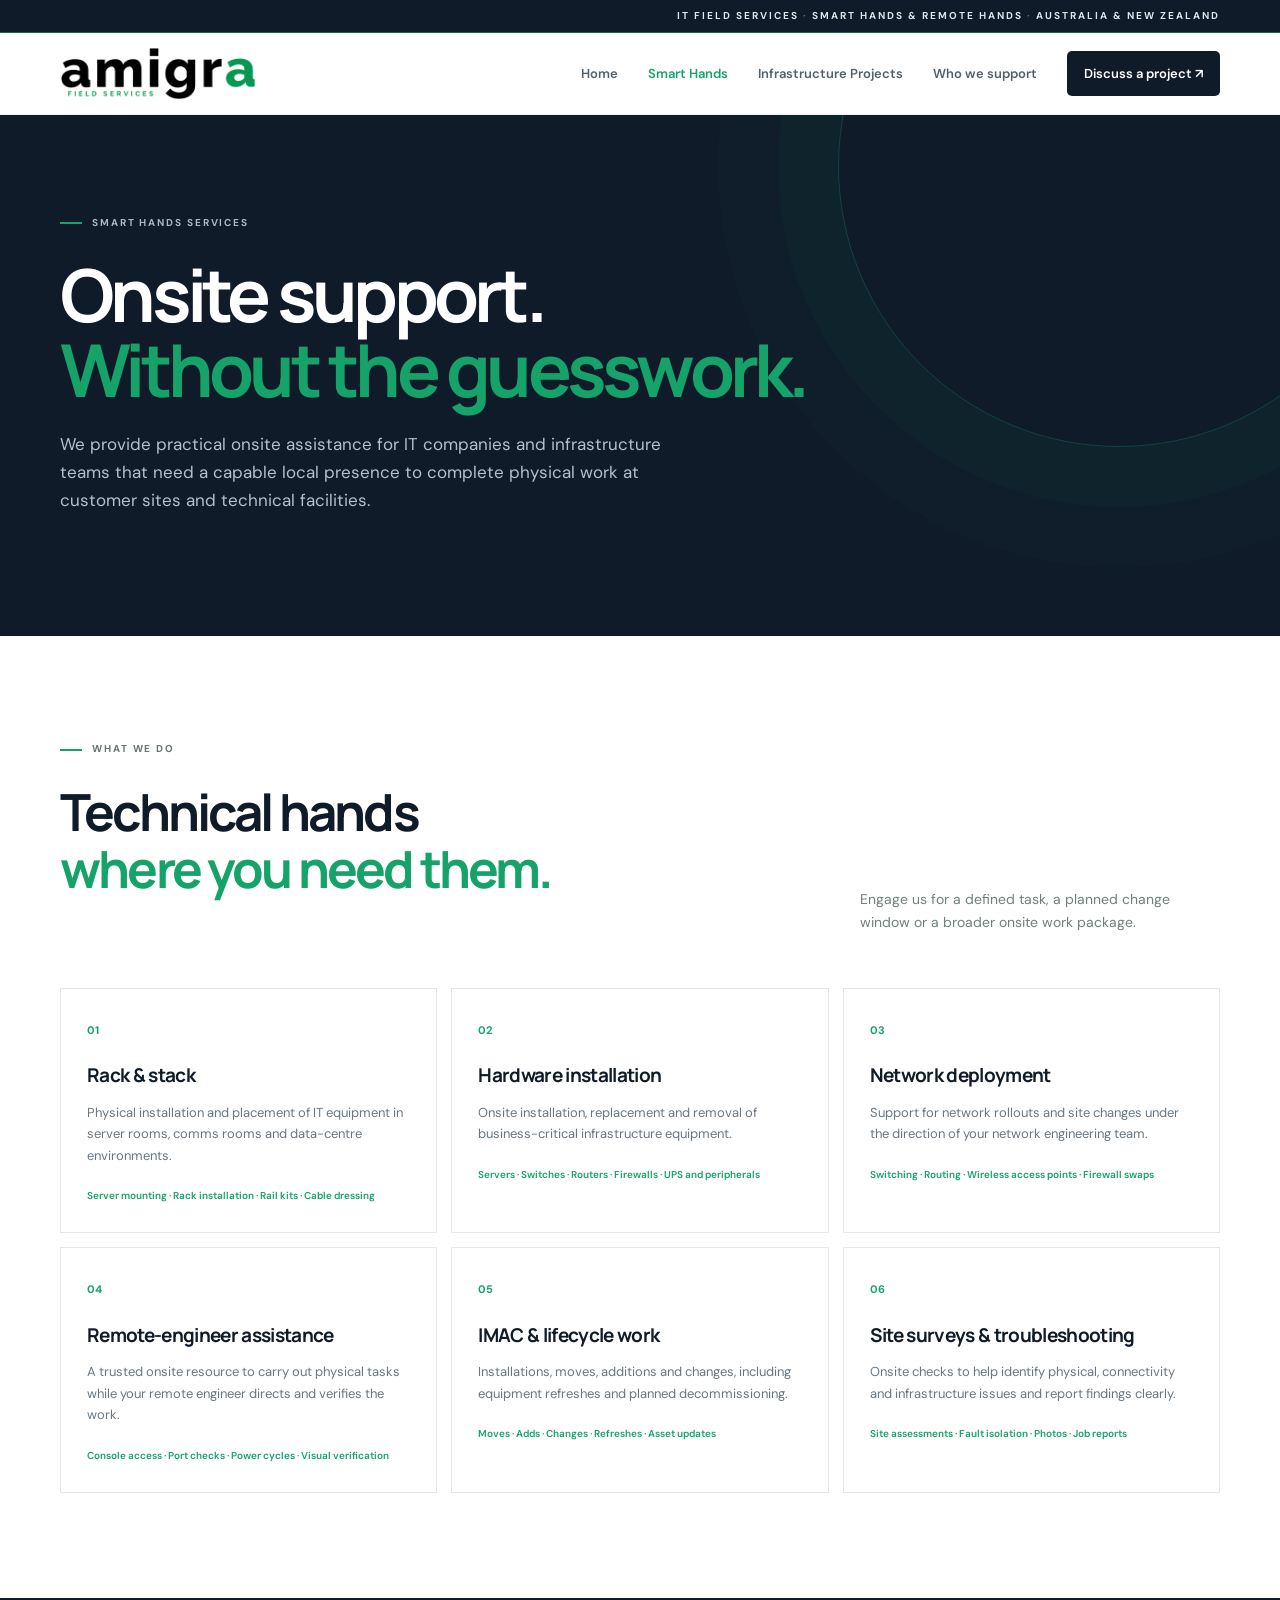
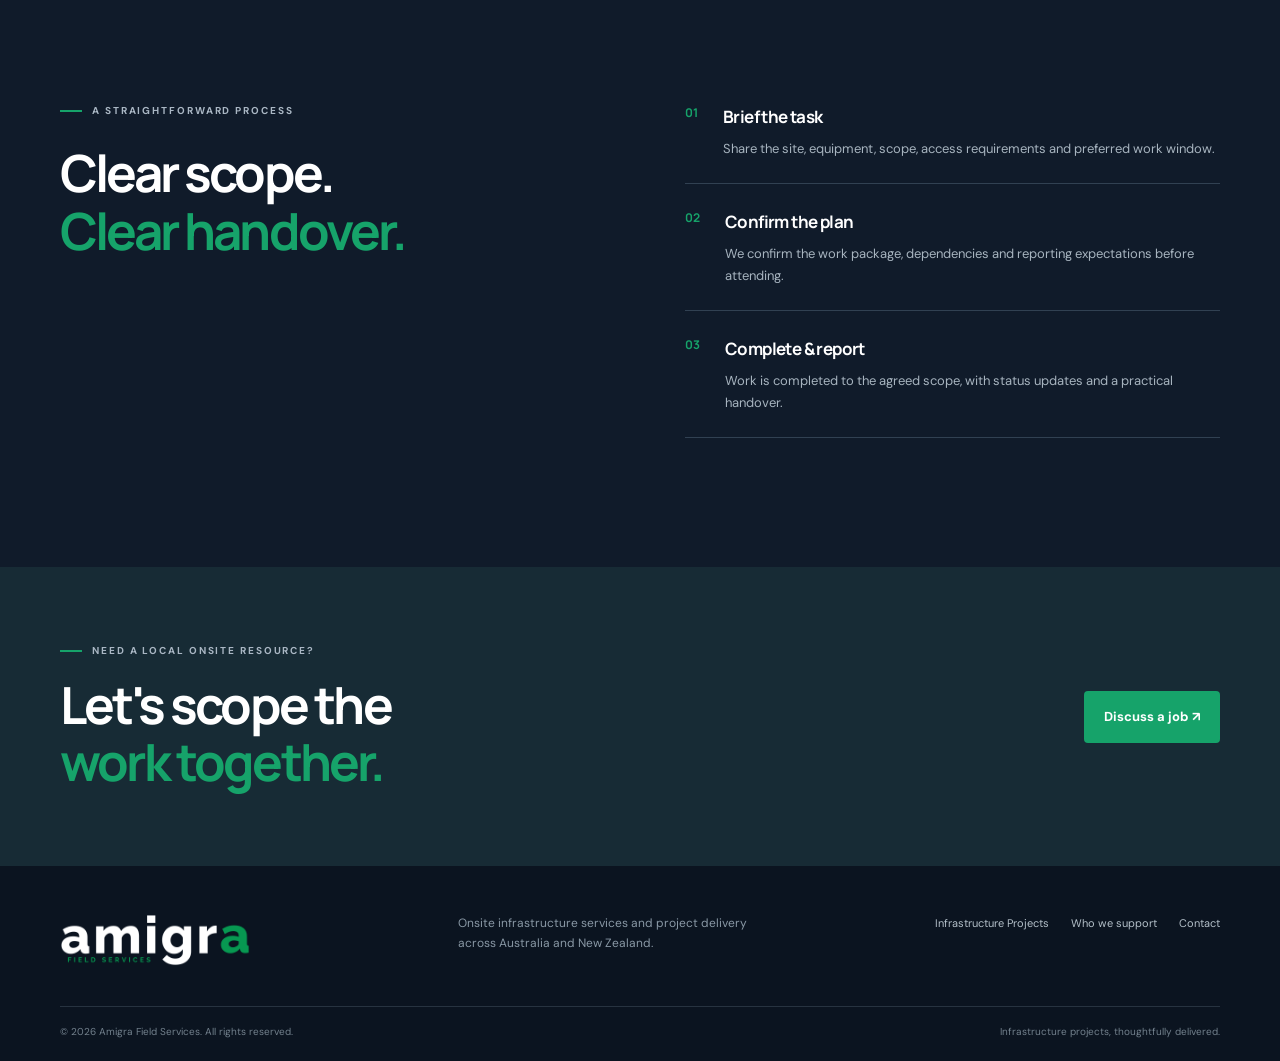
<file: services.html>
<!doctype html><html lang="en-AU"><head><meta charset="utf-8"><meta name="viewport" content="width=device-width,initial-scale=1"><title>Smart Hands Services | Onsite IT Support | Amigra Field Services</title><meta name="description" content="Onsite IT smart hands services: rack and stack, server and network installation, hardware replacement, IMAC, troubleshooting and remote engineer support."><meta name="theme-color" content="#101b2a"><link rel="canonical" href="https://amigra.com.au/services.html"><meta property="og:type" content="website"><meta property="og:site_name" content="Amigra Field Services"><meta property="og:title" content="Smart Hands Services | Onsite IT Support | Amigra Field Services"><meta property="og:description" content="Onsite IT smart hands services: rack and stack, server and network installation, hardware replacement, IMAC, troubleshooting and remote engineer support."><meta property="og:url" content="https://amigra.com.au/services.html"><meta property="og:locale" content="en_AU"><meta name="twitter:card" content="summary"><link rel="icon" href="assets/favicon.svg" type="image/svg+xml"><link rel="stylesheet" href="assets/styles.css"><script defer src="assets/main.js"></script></head><body>
<div class="top-announcement">IT FIELD SERVICES <span>·</span> <b class="ta-mid">SMART HANDS &amp; REMOTE HANDS <span>·</span> </b>AUSTRALIA &amp; NEW ZEALAND</div>
<header class="site-header"><div class="container nav-wrap"><a class="brand" href="index.html"><img class="brand-logo" src="assets/logo-header.png" alt="Amigra Field Services" width="1696" height="464"></a><button class="menu-toggle" aria-label="Open menu" aria-expanded="false">☰</button><nav class="nav"><a href="index.html">Home</a><a class="active" href="services.html">Smart Hands</a><a href="projects.html">Infrastructure Projects</a><a href="industries.html">Who we support</a><a class="nav-cta" href="contact.html">Discuss a project ↗</a></nav></div></header>
<main><section class="page-hero"><div class="container"><div class="eyebrow"><i></i> SMART HANDS SERVICES</div><h1>Onsite support.<br><em>Without the guesswork.</em></h1><p>We provide practical onsite assistance for IT companies and infrastructure teams that need a capable local presence to complete physical work at customer sites and technical facilities.</p></div></section>
<section class="section"><div class="container"><div class="section-head light-head"><div><div class="eyebrow dark"><i></i> WHAT WE DO</div><h2>Technical hands<br><em>where you need them.</em></h2></div><p>Engage us for a defined task, a planned change window or a broader onsite work package.</p></div><div class="detail-grid">
<article class="detail-card"><span>01</span><h3>Rack &amp; stack</h3><p>Physical installation and placement of IT equipment in server rooms, comms rooms and data-centre environments.</p><small>Server mounting · Rack installation · Rail kits · Cable dressing</small></article>
<article class="detail-card"><span>02</span><h3>Hardware installation</h3><p>Onsite installation, replacement and removal of business-critical infrastructure equipment.</p><small>Servers · Switches · Routers · Firewalls · UPS and peripherals</small></article>
<article class="detail-card"><span>03</span><h3>Network deployment</h3><p>Support for network rollouts and site changes under the direction of your network engineering team.</p><small>Switching · Routing · Wireless access points · Firewall swaps</small></article>
<article class="detail-card"><span>04</span><h3>Remote-engineer assistance</h3><p>A trusted onsite resource to carry out physical tasks while your remote engineer directs and verifies the work.</p><small>Console access · Port checks · Power cycles · Visual verification</small></article>
<article class="detail-card"><span>05</span><h3>IMAC &amp; lifecycle work</h3><p>Installations, moves, additions and changes, including equipment refreshes and planned decommissioning.</p><small>Moves · Adds · Changes · Refreshes · Asset updates</small></article>
<article class="detail-card"><span>06</span><h3>Site surveys &amp; troubleshooting</h3><p>Onsite checks to help identify physical, connectivity and infrastructure issues and report findings clearly.</p><small>Site assessments · Fault isolation · Photos · Job reports</small></article>
</div></div></section>
<section class="dark-section section"><div class="container split"><div><div class="eyebrow"><i></i> A STRAIGHTFORWARD PROCESS</div><h2>Clear scope.<br><em>Clear handover.</em></h2></div><div class="process-list"><div><b>01</b><section><h3>Brief the task</h3><p>Share the site, equipment, scope, access requirements and preferred work window.</p></section></div><div><b>02</b><section><h3>Confirm the plan</h3><p>We confirm the work package, dependencies and reporting expectations before attending.</p></section></div><div><b>03</b><section><h3>Complete &amp; report</h3><p>Work is completed to the agreed scope, with status updates and a practical handover.</p></section></div></div></div></section>
<section class="cta-band"><div class="container cta-inner"><div><div class="eyebrow"><i></i> NEED A LOCAL ONSITE RESOURCE?</div><h2>Let's scope the<br><em>work together.</em></h2></div><a class="btn btn-green" href="contact.html">Discuss a job ↗</a></div></section></main>
<footer class="footer"><div class="container footer-top"><a class="brand footer-brand" href="index.html"><img class="brand-logo footer-logo" src="assets/logo-footer.png" alt="Amigra Field Services" width="1696" height="464"></a><p>Onsite infrastructure services and project delivery across Australia and New Zealand.</p><div class="footer-links"><a href="projects.html">Infrastructure Projects</a><a href="industries.html">Who we support</a><a href="contact.html">Contact</a></div></div><div class="container footer-bottom"><span>© <span data-year></span> Amigra Field Services. All rights reserved.</span><span>Infrastructure projects, thoughtfully delivered.</span></div></footer></body></html>
</file>
<file: assets/styles.css>
@import url('https://fonts.googleapis.com/css2?family=DM+Sans:wght@400;500;600;700&family=Manrope:wght@400;500;600;700;800&display=swap');
:root{--green:#16A36A;--green2:#20bb7c;--navy:#101b2a;--navy2:#172638;--ink:#182330;--muted:#687482;--paper:#f6f8f7;--line:#e4e9e6;--white:#fff}*{box-sizing:border-box}html{scroll-behavior:smooth}body{margin:0;color:var(--ink);background:#fff;font-family:'DM Sans',Arial,sans-serif;font-size:16px;line-height:1.65}h1,h2,h3,b{font-family:Manrope,'DM Sans',sans-serif}h1,h2,h3,p{margin-top:0}h1{font-size:clamp(3rem,6.4vw,5.8rem);line-height:1.04;letter-spacing:-.065em;font-weight:700}h2{font-size:clamp(2.2rem,4vw,3.7rem);line-height:1.12;letter-spacing:-.055em;font-weight:700}h3{letter-spacing:-.035em}.container{width:min(1160px,calc(100% - 48px));margin:auto}.site-header{height:82px;display:flex;align-items:center;background:#fff;position:relative;z-index:20;border-bottom:1px solid #edf0ee}.nav-wrap{display:flex;align-items:center;justify-content:space-between}.brand{display:flex;align-items:center;gap:12px;text-decoration:none;color:var(--navy)}.brand-mark{width:42px;height:42px;border:2px solid var(--navy);border-radius:12px;display:grid;place-items:center;font:800 24px Manrope;position:relative}.brand-mark span{position:absolute;width:9px;height:9px;background:var(--green);border-radius:50%;right:3px;top:3px}.brand-copy{display:flex;flex-direction:column;line-height:1.15}.brand-copy b{font-size:13px;letter-spacing:.12em}.brand-copy small{font-size:9px;letter-spacing:.15em;color:#73808a;margin-top:5px}.nav{display:flex;align-items:center;gap:30px}.nav a{text-decoration:none;color:#53606c;font-size:13px;font-weight:600}.nav a:hover,.nav a.active{color:var(--green)}.nav .nav-cta{background:var(--navy);color:white;padding:12px 17px;border-radius:5px}.nav .nav-cta:hover{background:var(--green);color:white}.menu-toggle{display:none;background:none;border:0;font-size:24px;color:var(--navy)}.hero{background:var(--navy);color:white;min-height:650px;position:relative;overflow:hidden;display:flex;align-items:center}.hero-grid{position:absolute;inset:0;background-image:linear-gradient(rgba(255,255,255,.045) 1px,transparent 1px),linear-gradient(90deg,rgba(255,255,255,.045) 1px,transparent 1px);background-size:62px 62px;mask-image:linear-gradient(90deg,black,transparent 85%)}.hero:after{content:"";position:absolute;width:580px;height:580px;border:1px solid rgba(22,163,106,.28);border-radius:50%;right:-90px;top:70px;box-shadow:0 0 0 65px rgba(22,163,106,.035),0 0 0 130px rgba(22,163,106,.025)}.hero-inner{position:relative;z-index:2;padding:92px 0}.eyebrow{font-size:10px;letter-spacing:.19em;font-weight:700;color:#aab7c4;display:flex;align-items:center;gap:10px;margin-bottom:25px}.eyebrow i{display:inline-block;width:22px;height:2px;background:var(--green)}.eyebrow.dark{color:#66736f}.hero h1{max-width:760px;margin-bottom:25px}.hero h1 em,.page-hero h1 em,.section h2 em,.cta-band h2 em{font-style:normal;color:var(--green)}.hero-lead{max-width:590px;color:#b9c4ce;font-size:18px;line-height:1.65;margin-bottom:34px}.hero-actions{display:flex;align-items:center;gap:28px}.btn{display:inline-flex;align-items:center;justify-content:center;gap:24px;padding:15px 20px;text-decoration:none;font-weight:700;font-size:13px;border-radius:4px;transition:.2s}.btn-green{background:var(--green);color:#fff}.btn-green:hover{background:var(--green2);transform:translateY(-2px)}.text-link{display:inline-flex;gap:16px;align-items:center;color:var(--green);font-weight:700;font-size:13px;text-decoration:none}.light-link{color:#fff}.hero-proof{display:flex;gap:34px;margin-top:70px;color:#93a2af;font-size:11px}.hero-proof b{color:var(--green);margin-right:8px}.hero-side-note{position:absolute;right:6%;bottom:48px;z-index:2;color:#8fa0ad;font-size:10px;letter-spacing:.2em;line-height:2}.hero-side-note span{color:var(--green)}.section{padding:105px 0}.split{display:grid;grid-template-columns:1fr 1fr;gap:90px;align-items:start}.intro{background:#fff}.intro h2,.section h2{color:var(--navy)}.intro-copy{max-width:520px}.large{font-size:19px;line-height:1.65;color:#33414c}.intro-copy p:not(.large){color:var(--muted);margin-bottom:28px}.dark-section{background:var(--navy);color:white}.dark-section h2{color:white}.section-head{display:flex;justify-content:space-between;gap:50px;align-items:end;margin-bottom:48px}.section-head>p{max-width:360px;color:#9eacb8;font-size:14px;margin:0 0 6px}.cap-grid{display:grid;grid-template-columns:1fr 1fr;gap:18px}.cap-card{display:block;padding:34px 36px 30px;border:1px solid #344354;text-decoration:none;color:white;min-height:320px;transition:.25s}.cap-card:hover{border-color:var(--green);transform:translateY(-4px)}.cap-card.featured{background:#172b35;border-color:rgba(22,163,106,.5)}.cap-no{font-size:10px;letter-spacing:.17em;color:#9aabb7}.cap-icon{font-size:36px;color:var(--green);margin:24px 0 12px}.cap-card h3{font-size:25px;margin-bottom:12px}.cap-card p{font-size:14px;color:#aab7c2;max-width:430px}.card-link{display:flex;justify-content:space-between;margin-top:28px;color:#fff;font-size:12px;font-weight:700}.card-link b{color:var(--green)}.services-strip{background:var(--paper)}.services-strip h2{margin-bottom:44px}.service-list{display:grid;grid-template-columns:repeat(4,1fr);border-top:1px solid #dce3df;border-bottom:1px solid #dce3df;margin-bottom:34px}.service-list>div{padding:24px 20px 24px 0;display:flex;flex-direction:column;gap:5px}.service-list span,.detail-card>span,.audience-grid article>span{font-size:11px;color:var(--green);font-weight:700}.service-list b{font-size:15px}.service-list small{font-size:11px;color:#78847f}.btn-outline{border:1px solid #cbd5cf;color:var(--navy)}.btn-outline:hover{border-color:var(--green);color:var(--green)}.cta-band{background:#172b35;color:white;padding:76px 0}.cta-inner{display:flex;justify-content:space-between;align-items:center;gap:40px}.cta-band h2{margin:0;color:#fff;font-size:clamp(2.4rem,4vw,3.6rem)}.cta-band .eyebrow{margin-bottom:16px}.footer{background:#0b1420;color:#a6b1bb;padding:48px 0 20px}.footer-top{display:grid;grid-template-columns:1fr 1fr 1fr;gap:35px;align-items:start;padding-bottom:40px}.footer-brand{color:#fff}.footer-top p{max-width:310px;font-size:12px;color:#8998a5}.footer-links{display:flex;flex-wrap:wrap;gap:12px 22px;justify-content:flex-end}.footer-links a{color:#b4c0c9;text-decoration:none;font-size:11px}.footer-links a:hover{color:var(--green)}.footer-bottom{border-top:1px solid #273340;padding-top:17px;display:flex;justify-content:space-between;font-size:10px;color:#73818d}.page-hero{background:var(--navy);color:white;padding:100px 0 105px;position:relative;overflow:hidden}.page-hero:after{content:"";position:absolute;right:-120px;top:-230px;width:560px;height:560px;border:1px solid rgba(22,163,106,.3);border-radius:50%;box-shadow:0 0 0 60px rgba(22,163,106,.035),0 0 0 120px rgba(22,163,106,.025)}.page-hero .container{position:relative;z-index:1}.page-hero h1{font-size:clamp(3rem,5.7vw,5rem);margin-bottom:22px}.page-hero p{max-width:650px;color:#b4c0ca;font-size:17px}.detail-grid{display:grid;grid-template-columns:repeat(3,1fr);gap:14px}.detail-card{padding:27px 26px 25px;border:1px solid var(--line);min-height:225px;background:#fff}.detail-card h3{font-size:19px;color:var(--navy);margin:18px 0 10px}.detail-card p{font-size:13px;color:#697681;line-height:1.65;margin-bottom:15px}.detail-card small{font-size:10px;line-height:1.6;color:var(--green);font-weight:600}.light-head>p{color:#718079}.process-list>div{display:flex;gap:25px;padding:0 0 24px;margin-bottom:24px;border-bottom:1px solid #314152}.process-list>div>b{font-size:12px;color:var(--green)}.process-list h3{font-size:17px;margin:0 0 7px}.process-list p{font-size:13px;color:#a7b4bf;margin:0}.project-hero{background:#f2f6f3;color:var(--navy)}.project-hero .eyebrow{color:#60706a}.project-hero h1{color:var(--navy)}.project-hero p{color:#65736e}.project-hero:after{border-color:rgba(22,163,106,.24)}.green-word{color:var(--green)!important}.project-wordmark{margin-top:28px;display:flex;flex-direction:column;line-height:1}.project-wordmark span{font:800 48px Manrope;letter-spacing:-.08em;color:#141c22}.project-wordmark b{font-size:11px;letter-spacing:.28em;color:var(--green);margin-top:6px}.fine-print{font-size:11px;color:#78847f;margin-top:25px;max-width:850px}.audience-grid{display:grid;grid-template-columns:repeat(3,1fr);gap:0;border-top:1px solid var(--line);border-left:1px solid var(--line)}.audience-grid article{padding:30px;border-right:1px solid var(--line);border-bottom:1px solid var(--line);min-height:205px}.audience-grid h3{font-size:19px;color:var(--navy);margin:20px 0 9px}.audience-grid p{font-size:13px;color:#718079;margin:0}.contact-hero{padding-bottom:90px}.contact-layout{display:grid;grid-template-columns:1fr 1fr;gap:90px}.contact-layout h2{color:var(--navy)}.contact-note{margin-top:40px;padding-top:22px;border-top:1px solid var(--line);display:flex;flex-direction:column;gap:7px;font-size:13px}.contact-note span{color:#718079}.contact-note a{color:var(--green);font-weight:700;text-decoration:none;margin-top:8px}.contact-panel{background:var(--paper);padding:36px}.contact-panel h3{font-size:23px;color:var(--navy)}.contact-panel p{color:#65736e;font-size:14px}.contact-panel small{display:block;color:#7b8782;font-size:11px;margin-top:17px}.full{width:100%}
@media(max-width:850px){.nav{gap:15px}.nav a{font-size:11px}.hero{min-height:610px}.split{gap:45px}.section{padding:78px 0}.detail-grid{grid-template-columns:repeat(2,1fr)}.audience-grid{grid-template-columns:repeat(2,1fr)}.footer-top{grid-template-columns:1fr 1fr}.footer-links{justify-content:flex-start;grid-column:1/-1}}
@media(max-width:650px){.container{width:min(100% - 36px,1160px)}.site-header{height:72px}.menu-toggle{display:block}.nav{display:none;position:absolute;top:71px;left:0;right:0;background:#fff;padding:18px 24px 24px;box-shadow:0 15px 20px rgba(0,0,0,.1);align-items:stretch;flex-direction:column;gap:0}.nav.open{display:flex}.nav a{padding:13px 0;font-size:13px}.nav .nav-cta{padding:13px 15px;margin-top:8px}.hero-inner{padding:75px 0}.hero{min-height:620px}.hero h1{font-size:clamp(2.9rem,13vw,4.5rem)}.hero-lead{font-size:16px}.hero-actions{align-items:flex-start;flex-direction:column;gap:18px}.hero-proof{flex-direction:column;gap:10px;margin-top:45px}.hero-side-note{display:none}.split,.contact-layout{grid-template-columns:1fr;gap:35px}.section-head{display:block}.section-head>p{margin-top:20px}.cap-grid{grid-template-columns:1fr}.cap-card{min-height:275px;padding:28px}.service-list{grid-template-columns:repeat(2,1fr)}.service-list>div{padding:18px 10px 18px 0}.cta-inner{display:block}.cta-inner .btn{margin-top:28px}.footer-top{grid-template-columns:1fr;gap:20px}.footer-links{grid-column:auto;justify-content:flex-start}.footer-bottom{flex-direction:column;gap:7px}.page-hero{padding:75px 0 80px}.page-hero h1{font-size:clamp(2.8rem,12vw,4.3rem)}.detail-grid,.audience-grid{grid-template-columns:1fr}.detail-card{min-height:auto}.audience-grid article{min-height:auto;padding:24px}.project-wordmark span{font-size:42px}.contact-panel{padding:27px}}
.brand-logo{display:block;width:172px;height:auto;max-height:58px;object-fit:contain}.brand{flex-shrink:0}
.footer-brand .footer-logo{width:160px;height:auto;max-height:56px;object-fit:contain}

/* ---- Contact form (GitHub Pages version) ---- */
.contact-form{display:flex;flex-direction:column;gap:14px;margin-top:22px}.contact-form .row{display:grid;grid-template-columns:1fr 1fr;gap:14px}.contact-form label{display:flex;flex-direction:column;gap:6px;font-size:11px;font-weight:700;letter-spacing:.08em;text-transform:uppercase;color:#4d5b57}.contact-form input,.contact-form select,.contact-form textarea{font:inherit;font-size:14px;color:var(--ink);background:#fff;border:1px solid #d6dfda;border-radius:4px;padding:12px 13px;width:100%;transition:border-color .2s}.contact-form textarea{min-height:120px;resize:vertical}.contact-form input:focus,.contact-form select:focus,.contact-form textarea:focus{outline:none;border-color:var(--green);box-shadow:0 0 0 3px rgba(22,163,106,.12)}.contact-form button{border:0;cursor:pointer;font-family:inherit}.contact-form button:disabled{opacity:.6;cursor:wait}.hp{position:absolute!important;left:-9999px!important}.form-status{font-size:13px;margin:0;min-height:1em}.form-status.ok{color:var(--green);font-weight:700}.form-status.err{color:#c0392b;font-weight:700}
@media(max-width:650px){.contact-form .row{grid-template-columns:1fr}}

/* ---- Top announcement bar (all pages) ---- */
.top-announcement{background:#101b2a;color:#dce5e9;text-align:right;padding:9px max(24px,calc((100vw - 1160px)/2));font:700 10px/1.4 'DM Sans',Arial,sans-serif;letter-spacing:.2em;text-transform:uppercase;border-bottom:1px solid rgba(22,163,106,.55)}.top-announcement span{color:#16A36A}@media(max-width:650px){.top-announcement{font-size:9px;letter-spacing:.12em;padding:9px 18px}}

/* ---- Sticky header that slims on scroll ---- */
.site-header{position:sticky;top:0;transition:height .25s ease,box-shadow .25s ease}
.site-header .brand-logo{transition:width .25s ease,max-height .25s ease}
.nav a,.nav .nav-cta{transition:padding .25s ease,font-size .25s ease,background .2s,color .2s}
.site-header.scrolled{height:54px;box-shadow:0 6px 22px rgba(16,27,42,.09)}
.site-header.scrolled .brand-logo{width:118px;max-height:36px}
.site-header.scrolled .nav a{font-size:12px}
.site-header.scrolled .nav .nav-cta{padding:8px 13px;font-size:11.5px;border-radius:4px}
@media(max-width:650px){.nav{top:100%}.site-header.scrolled{height:50px}.site-header.scrolled .brand-logo{width:108px;max-height:34px}.site-header.scrolled .nav a{font-size:13px}.site-header.scrolled .nav .nav-cta{padding:13px 15px;font-size:13px}}

/* ---- Home hero: two-tone intro copy ---- */
.hero .hero-lead-strong{max-width:580px;color:#dfe7ee;font-size:17.5px;line-height:1.55;font-weight:400;letter-spacing:-.01em;margin-bottom:10px}
.hero .hero-sub{max-width:520px;color:#7f8fa1;font-size:14.5px;line-height:1.6;font-weight:400;margin:0 0 32px}
@media(max-width:650px){.hero .hero-lead-strong{font-size:16px}.hero .hero-sub{font-size:14px}}

/* ---- Amigra Field Services logo sizing ---- */
.site-header .brand-logo{width:196px;max-height:56px}
.site-header.scrolled .brand-logo{width:150px;max-height:42px}
.footer-brand .footer-logo{width:190px;max-height:56px}
@media(max-width:650px){.site-header .brand-logo{width:160px}.site-header.scrolled .brand-logo{width:130px;max-height:36px}}

.top-announcement b.ta-mid{font:inherit;color:inherit}@media(max-width:650px){.top-announcement b.ta-mid{display:none}}
</file>
